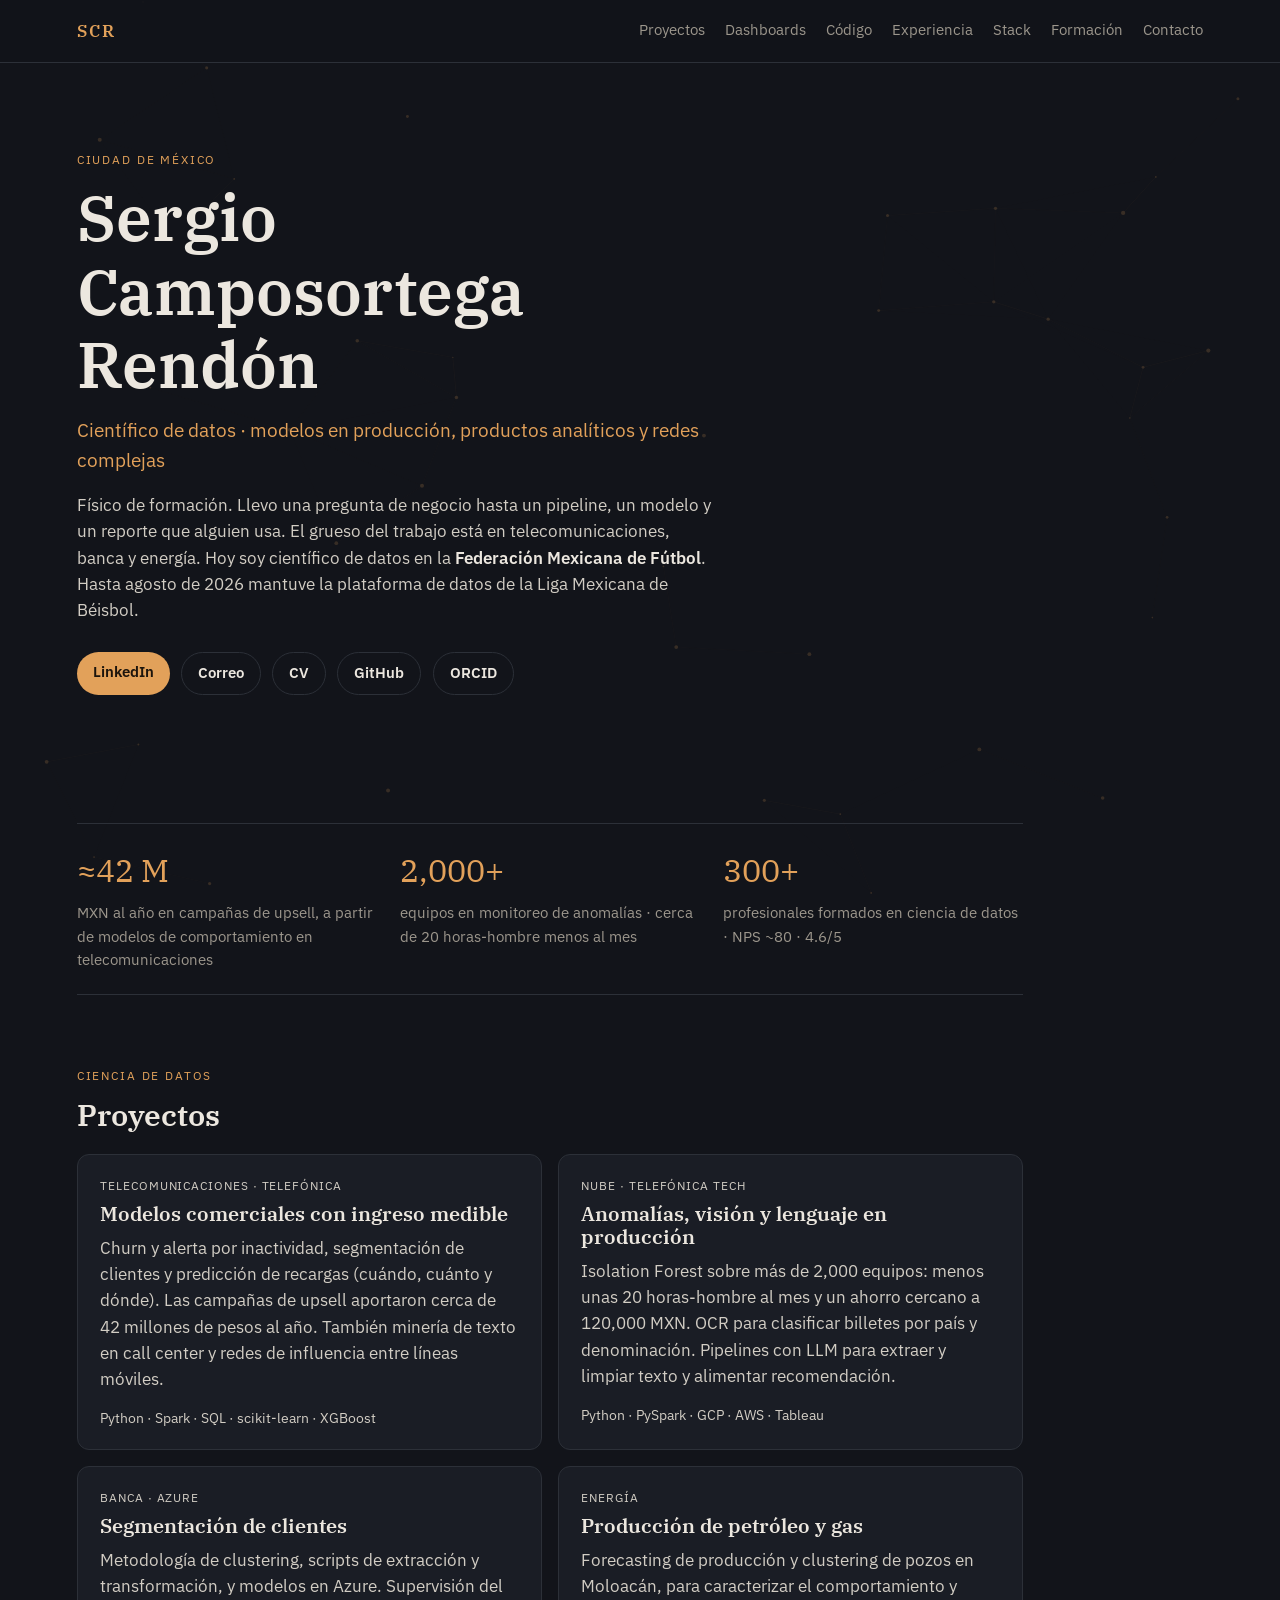
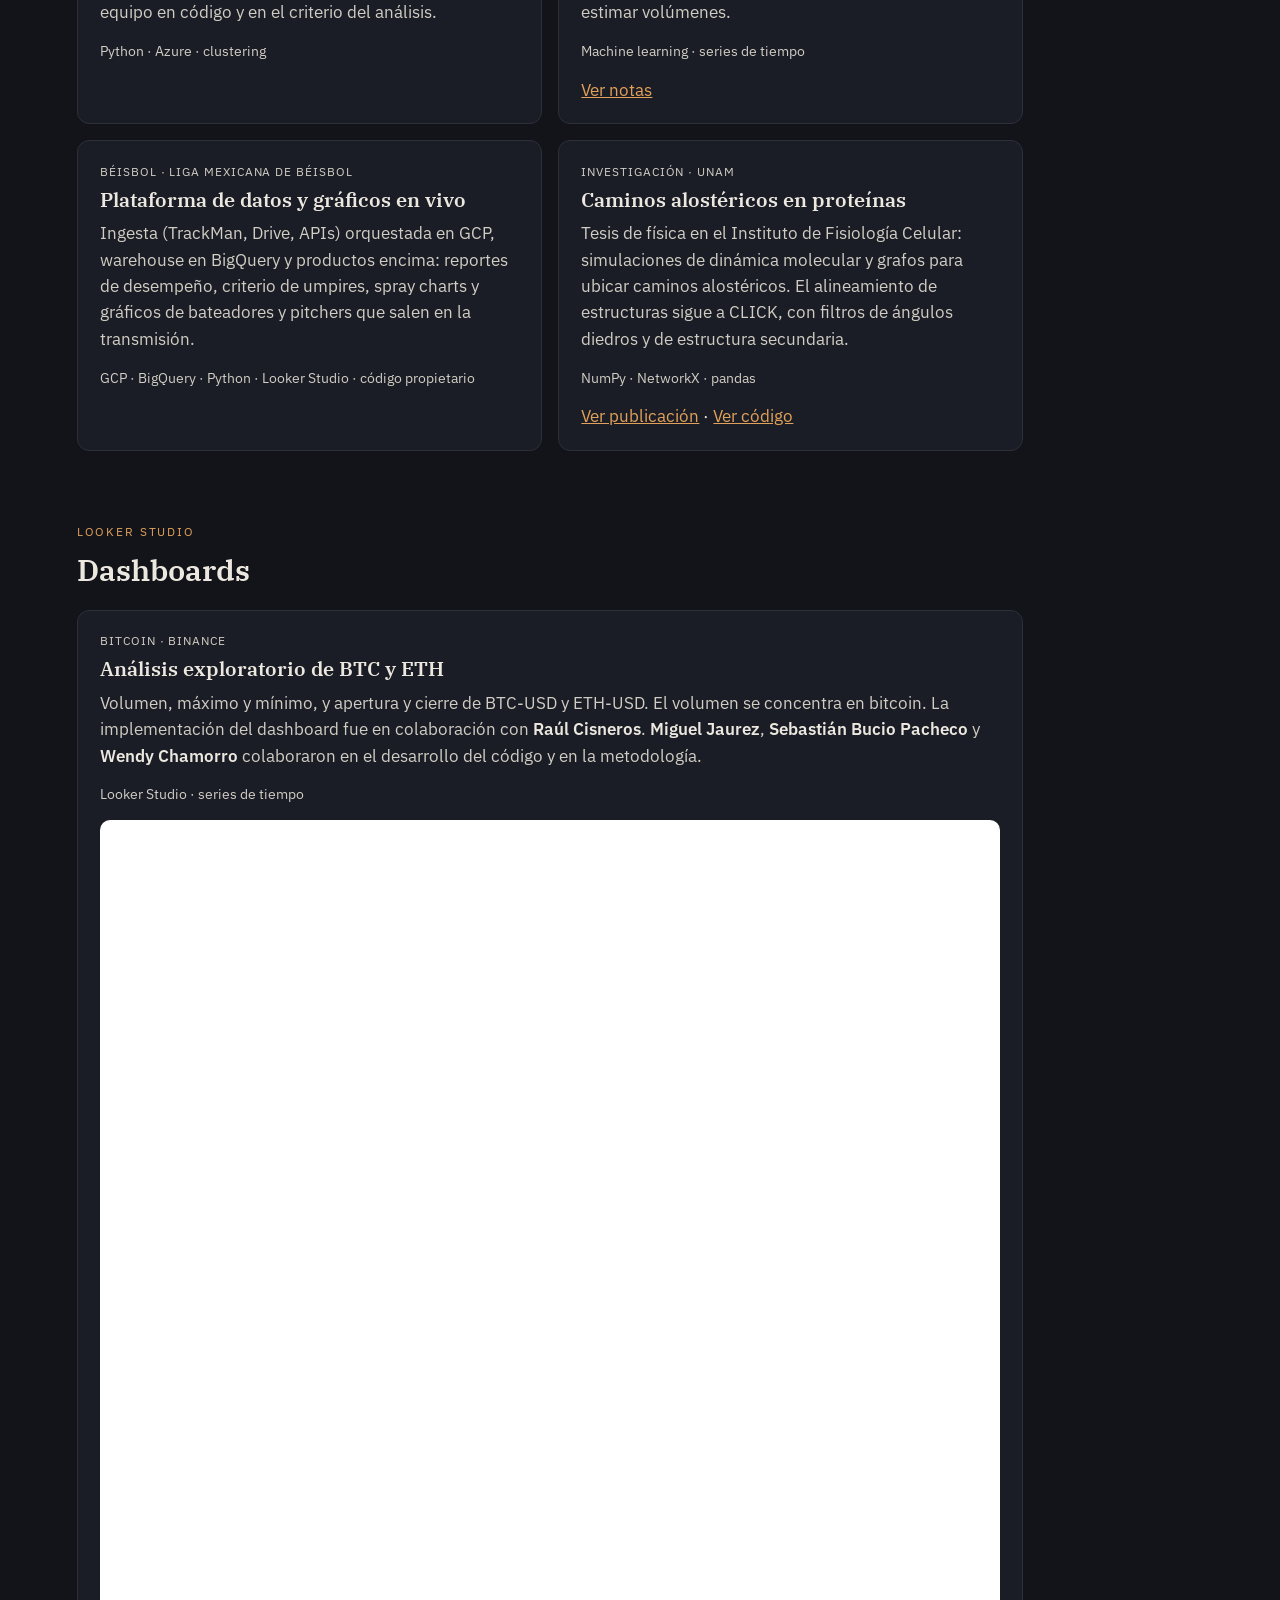
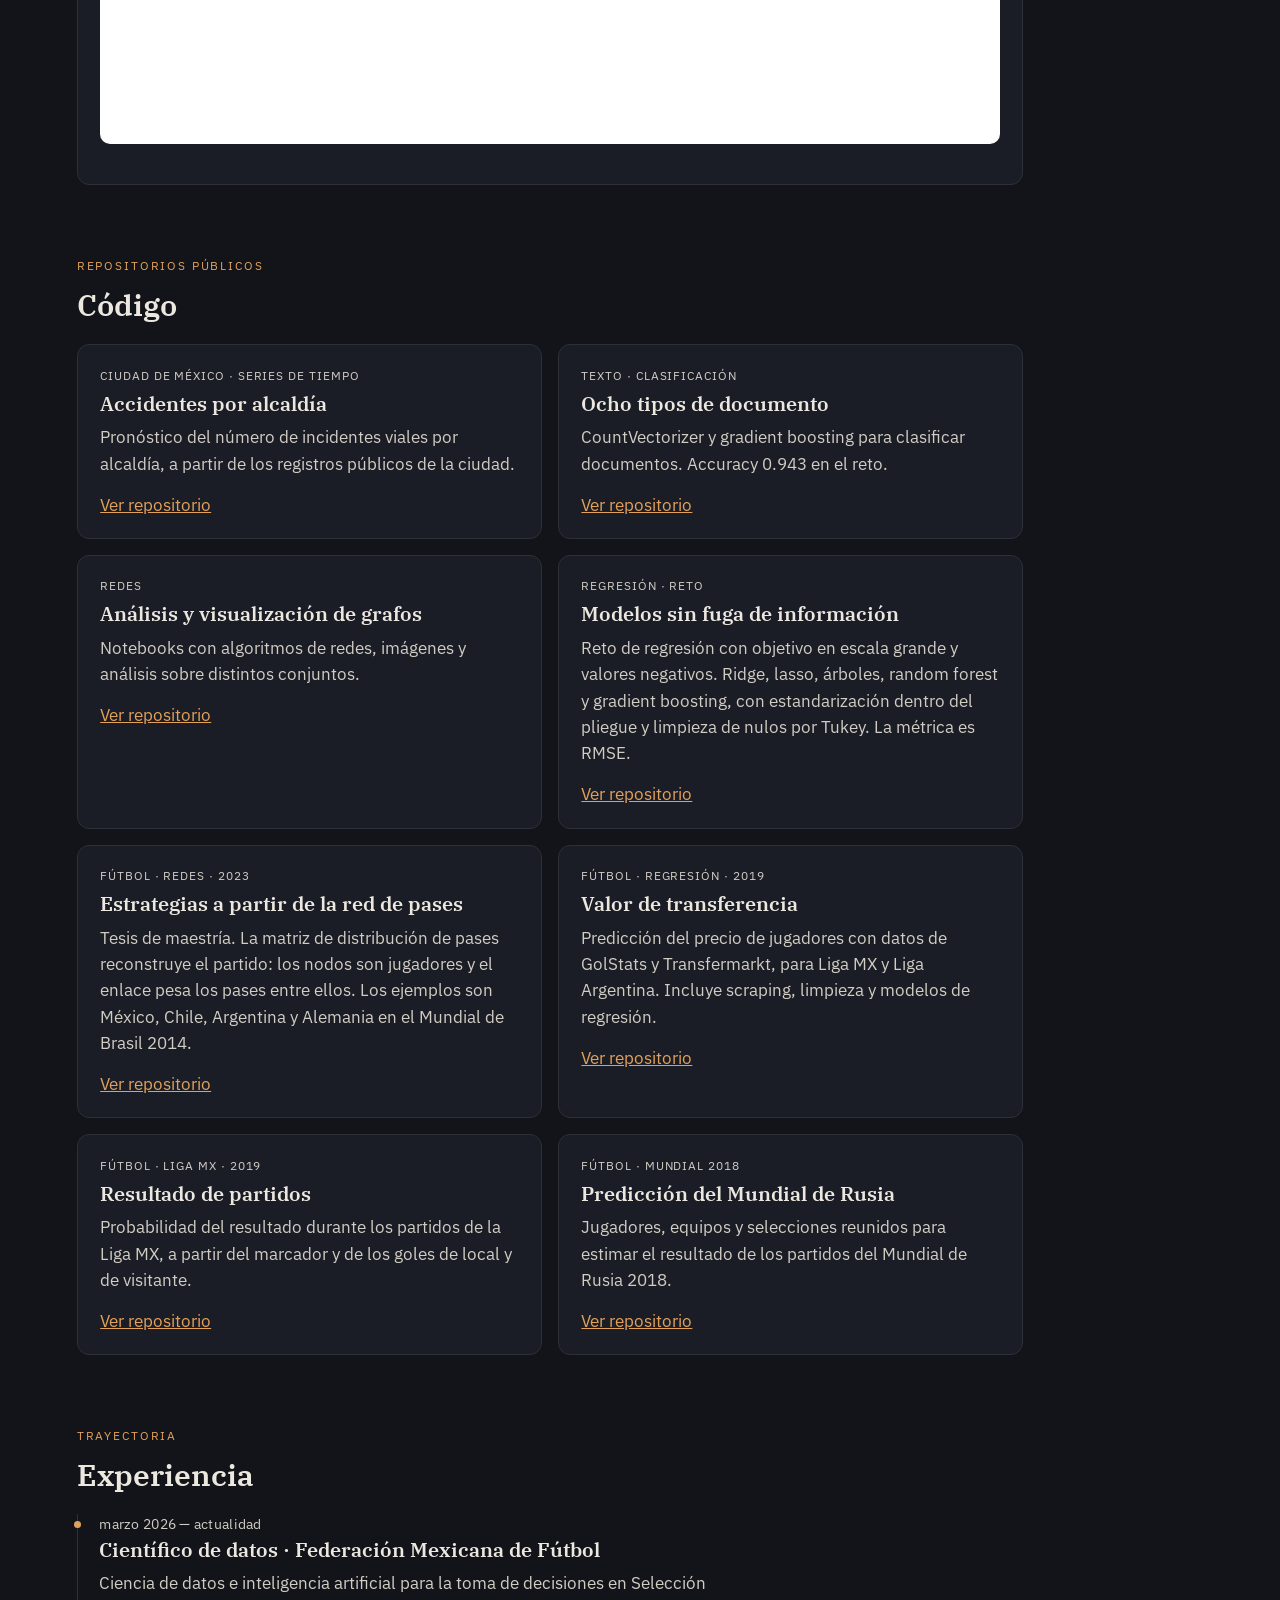
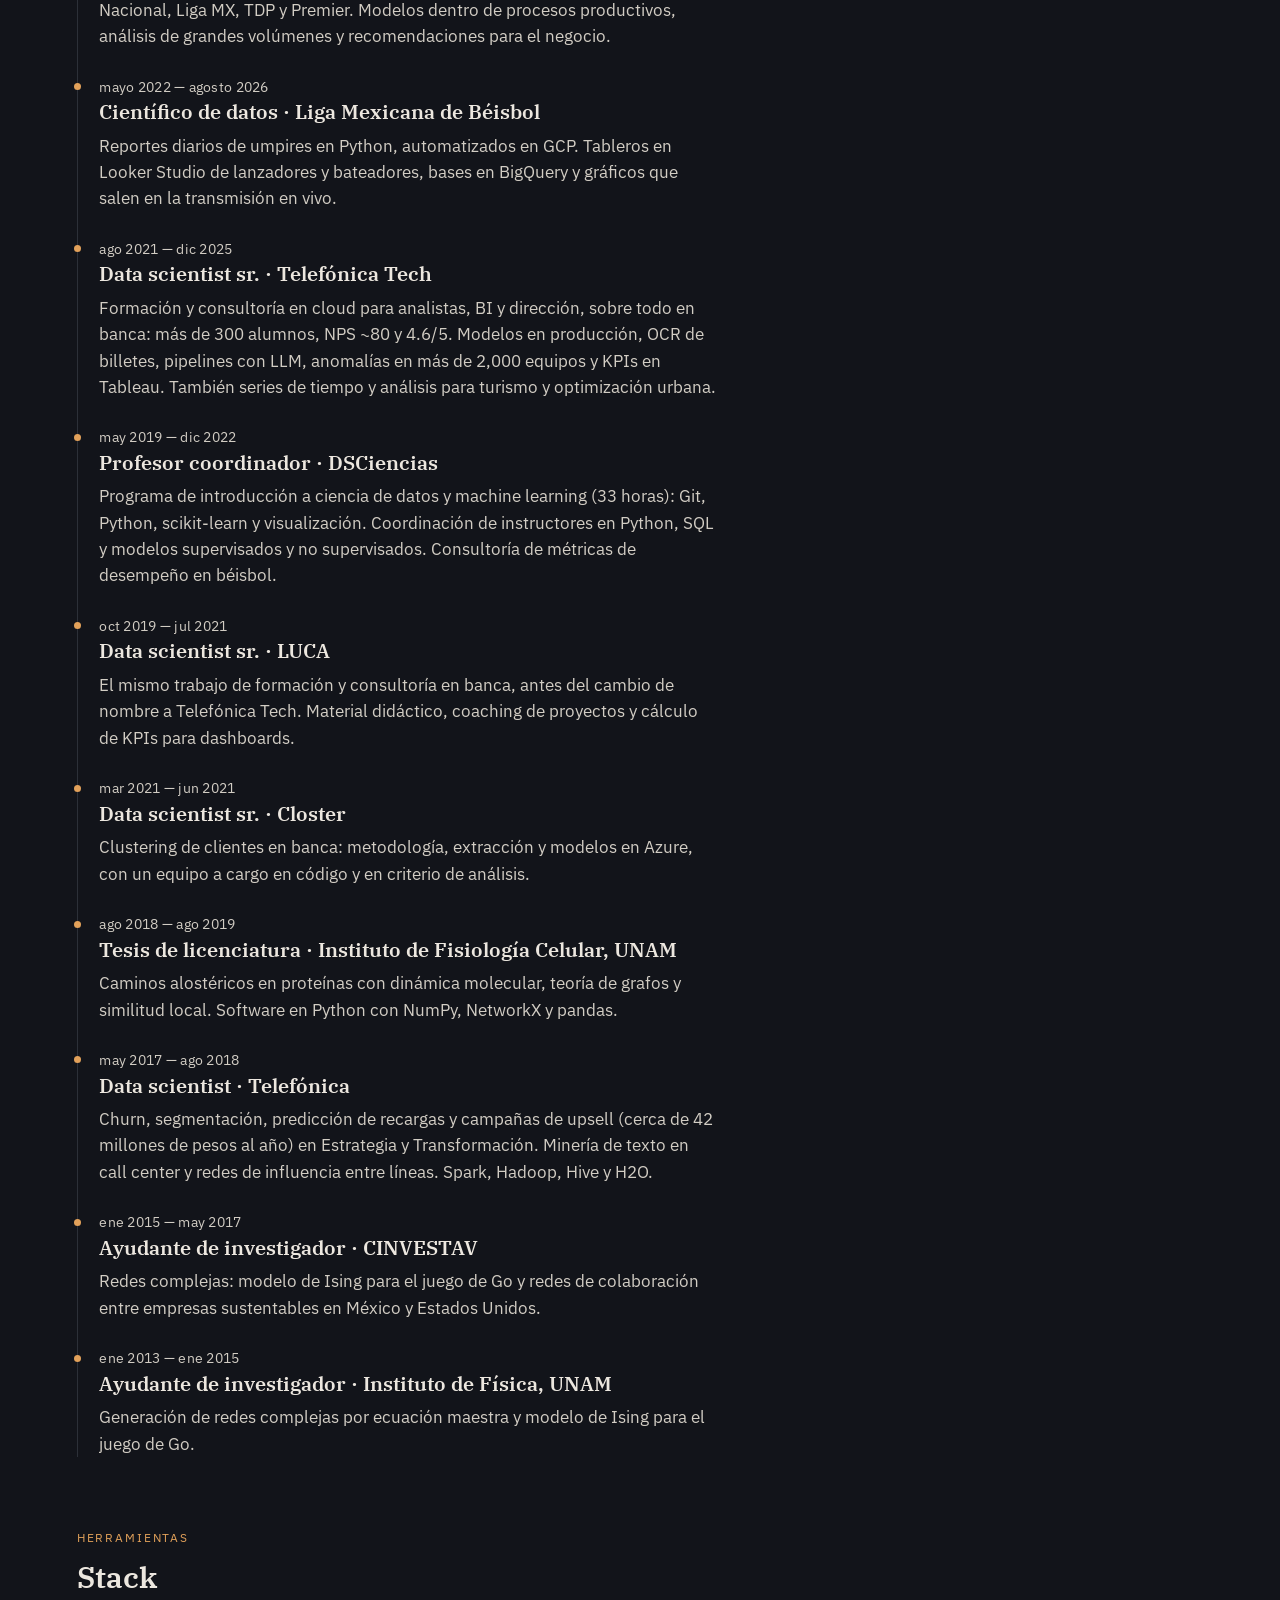
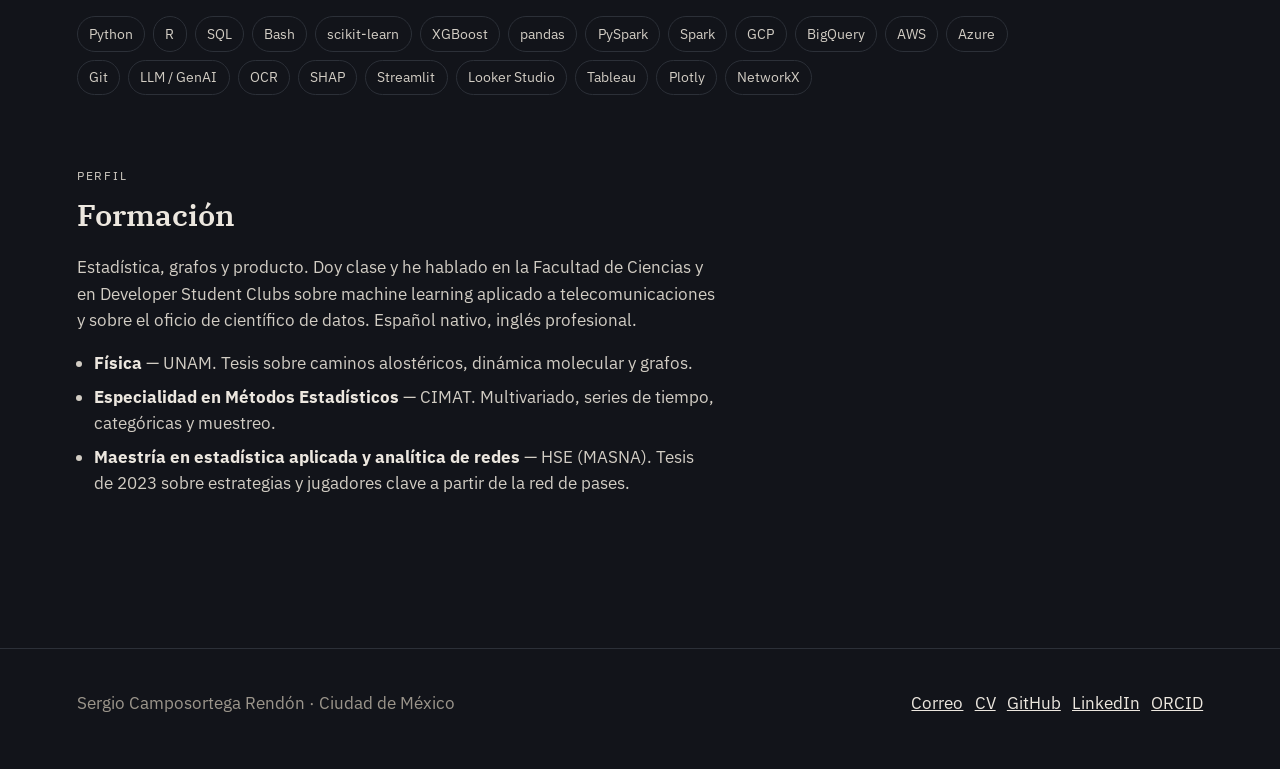
<file: index.html>
<!DOCTYPE html>
<html lang="es">
<head>
  <meta charset="utf-8">
  <meta name="viewport" content="width=device-width, initial-scale=1">
  <title>Sergio Camposortega — Científico de datos</title>
  <meta name="description" content="Científico de datos. Modelos en producción, productos analíticos y redes complejas en telecomunicaciones, banca, energía y béisbol.">
  <meta name="author" content="Sergio Camposortega Rendón">
  <link rel="canonical" href="https://serch86.github.io/">

  <meta property="og:type" content="website">
  <meta property="og:url" content="https://serch86.github.io/">
  <meta property="og:title" content="Sergio Camposortega — Científico de datos">
  <meta property="og:description" content="Modelos en producción, productos analíticos y redes complejas. Telecomunicaciones, banca, energía y béisbol.">
  <meta property="og:image" content="https://avatars.githubusercontent.com/u/19626533?v=4&s=400">
  <meta property="og:locale" content="es_MX">

  <meta name="twitter:card" content="summary">
  <meta name="twitter:title" content="Sergio Camposortega — Científico de datos">
  <meta name="twitter:description" content="Modelos en producción, productos analíticos y redes complejas.">
  <meta name="twitter:image" content="https://avatars.githubusercontent.com/u/19626533?v=4&s=400">

  <link rel="icon" href="favicon.svg" type="image/svg+xml">
  <link rel="preconnect" href="https://fonts.googleapis.com">
  <link rel="preconnect" href="https://fonts.gstatic.com" crossorigin>
  <link href="https://fonts.googleapis.com/css2?family=IBM+Plex+Sans:ital,wght@0,400;0,500;0,600;1,400&family=IBM+Plex+Serif:ital,wght@0,500;0,600;1,500&display=swap" rel="stylesheet">
  <link rel="stylesheet" href="styles.css">
</head>
<body>
  <canvas id="net" aria-hidden="true"></canvas>

  <header class="top">
    <a class="mark" href="#top">SCR</a>
    <nav>
      <a href="#proyectos">Proyectos</a>
      <a href="#dashboards">Dashboards</a>
      <a href="#codigo">Código</a>
      <a href="#experiencia">Experiencia</a>
      <a href="#stack">Stack</a>
      <a href="#formacion">Formación</a>
      <a href="#contacto">Contacto</a>
    </nav>
  </header>

  <main id="top">
    <section class="hero">
      <p class="kicker">Ciudad de México</p>
      <h1>Sergio Camposortega Rendón</h1>
      <p class="lede">Científico de datos · modelos en producción, productos analíticos y redes complejas</p>
      <p class="bio">
        Físico de formación. Llevo una pregunta de negocio hasta un pipeline, un modelo
        y un reporte que alguien usa. El grueso del trabajo está en telecomunicaciones,
        banca y energía. Hoy soy científico de datos en la
        <strong>Federación Mexicana de Fútbol</strong>. Hasta agosto de 2026 mantuve
        la plataforma de datos de la Liga Mexicana de Béisbol.
      </p>
      <div class="hero-links">
        <a class="btn" href="https://www.linkedin.com/in/sergio-camposortega-rendon-74776b101/">LinkedIn</a>
        <a class="btn ghost" href="mailto:serch86dam@ciencias.unam.mx">Correo</a>
        <a class="btn ghost" href="cv.pdf">CV</a>
        <a class="btn ghost" href="https://github.com/serch86">GitHub</a>
        <a class="btn ghost" href="https://orcid.org/0000-0003-2732-5561">ORCID</a>
      </div>
    </section>

    <section class="stats" aria-label="Impacto">
      <article>
        <p class="n">≈42 M</p>
        <p>MXN al año en campañas de upsell, a partir de modelos de comportamiento en telecomunicaciones</p>
      </article>
      <article>
        <p class="n">2,000+</p>
        <p>equipos en monitoreo de anomalías · cerca de 20 horas-hombre menos al mes</p>
      </article>
      <article>
        <p class="n">300+</p>
        <p>profesionales formados en ciencia de datos · NPS ~80 · 4.6/5</p>
      </article>
    </section>

    <section id="proyectos">
      <p class="kicker">Ciencia de datos</p>
      <h2>Proyectos</h2>
      <div class="grid">
        <article class="card">
          <p class="tag">Telecomunicaciones · Telefónica</p>
          <h3>Modelos comerciales con ingreso medible</h3>
          <p>Churn y alerta por inactividad, segmentación de clientes y predicción de recargas (cuándo, cuánto y dónde). Las campañas de upsell aportaron cerca de 42 millones de pesos al año. También minería de texto en call center y redes de influencia entre líneas móviles.</p>
          <p class="muted">Python · Spark · SQL · scikit-learn · XGBoost</p>
        </article>
        <article class="card">
          <p class="tag">Nube · Telefónica Tech</p>
          <h3>Anomalías, visión y lenguaje en producción</h3>
          <p>Isolation Forest sobre más de 2,000 equipos: menos unas 20 horas-hombre al mes y un ahorro cercano a 120,000 MXN. OCR para clasificar billetes por país y denominación. Pipelines con LLM para extraer y limpiar texto y alimentar recomendación.</p>
          <p class="muted">Python · PySpark · GCP · AWS · Tableau</p>
        </article>
        <article class="card">
          <p class="tag">Banca · Azure</p>
          <h3>Segmentación de clientes</h3>
          <p>Metodología de clustering, scripts de extracción y transformación, y modelos en Azure. Supervisión del equipo en código y en el criterio del análisis.</p>
          <p class="muted">Python · Azure · clustering</p>
        </article>
        <article class="card">
          <p class="tag">Energía</p>
          <h3>Producción de petróleo y gas</h3>
          <p>Forecasting de producción y clustering de pozos en Moloacán, para caracterizar el comportamiento y estimar volúmenes.</p>
          <p class="muted">Machine learning · series de tiempo</p>
          <a href="https://github.com/serch86/oil_moloacan_prediction">Ver notas</a>
        </article>
        <article class="card">
          <p class="tag">Béisbol · Liga Mexicana de Béisbol</p>
          <h3>Plataforma de datos y gráficos en vivo</h3>
          <p>Ingesta (TrackMan, Drive, APIs) orquestada en GCP, warehouse en BigQuery y productos encima: reportes de desempeño, criterio de umpires, spray charts y gráficos de bateadores y pitchers que salen en la transmisión.</p>
          <p class="muted">GCP · BigQuery · Python · Looker Studio · código propietario</p>
        </article>
        <article class="card">
          <p class="tag">Investigación · UNAM</p>
          <h3>Caminos alostéricos en proteínas</h3>
          <p>Tesis de física en el Instituto de Fisiología Celular: simulaciones de dinámica molecular y grafos para ubicar caminos alostéricos. El alineamiento de estructuras sigue a CLICK, con filtros de ángulos diedros y de estructura secundaria.</p>
          <p class="muted">NumPy · NetworkX · pandas</p>
          <a href="https://www.researchgate.net/publication/331327967_Deteccion_de_similitudes_locales_entre_proteinas_con_dinamica_molecular_y_teoria_de_graficas">Ver publicación</a>
          · <a href="https://github.com/serch86/click_python">Ver código</a>
        </article>
      </div>
    </section>

    <section id="dashboards" class="embed-section">
      <p class="kicker">Looker Studio</p>
      <h2>Dashboards</h2>
      <article class="card" style="margin-bottom:1rem">
        <p class="tag">Bitcoin · Binance</p>
        <h3>Análisis exploratorio de BTC y ETH</h3>
        <p>Volumen, máximo y mínimo, y apertura y cierre de BTC-USD y ETH-USD. El volumen se concentra en bitcoin. La implementación del dashboard fue en colaboración con <strong>Raúl Cisneros</strong>. <strong>Miguel Jaurez</strong>, <strong>Sebastián Bucio Pacheco</strong> y <strong>Wendy Chamorro</strong> colaboraron en el desarrollo del código y en la metodología.</p>
        <p class="muted">Looker Studio · series de tiempo</p>
        <div class="looker">
          <iframe title="Análisis exploratorio de BTC y ETH" src="https://datastudio.google.com/embed/reporting/81ec60a1-7ee3-49e1-b0ab-4d73044ec65b/page/hNHdD" allowfullscreen sandbox="allow-storage-access-by-user-activation allow-scripts allow-same-origin allow-popups allow-popups-to-escape-sandbox"></iframe>
        </div>
      </article>
    </section>

    <section id="codigo">
      <p class="kicker">Repositorios públicos</p>
      <h2>Código</h2>
      <div class="grid">
        <article class="card">
          <p class="tag">Ciudad de México · series de tiempo</p>
          <h3>Accidentes por alcaldía</h3>
          <p>Pronóstico del número de incidentes viales por alcaldía, a partir de los registros públicos de la ciudad.</p>
          <a href="https://github.com/serch86/Pronostico_accidentes_cdmx">Ver repositorio</a>
        </article>
        <article class="card">
          <p class="tag">Texto · clasificación</p>
          <h3>Ocho tipos de documento</h3>
          <p>CountVectorizer y gradient boosting para clasificar documentos. Accuracy 0.943 en el reto.</p>
          <a href="https://github.com/serch86/DocumentClassifier">Ver repositorio</a>
        </article>
        <article class="card">
          <p class="tag">Redes</p>
          <h3>Análisis y visualización de grafos</h3>
          <p>Notebooks con algoritmos de redes, imágenes y análisis sobre distintos conjuntos.</p>
          <a href="https://github.com/serch86/serch_networks">Ver repositorio</a>
        </article>
        <article class="card">
          <p class="tag">Regresión · reto</p>
          <h3>Modelos sin fuga de información</h3>
          <p>Reto de regresión con objetivo en escala grande y valores negativos. Ridge, lasso, árboles, random forest y gradient boosting, con estandarización dentro del pliegue y limpieza de nulos por Tukey. La métrica es RMSE.</p>
          <a href="https://github.com/serch86/Insulete_challenge">Ver repositorio</a>
        </article>
        <article class="card">
          <p class="tag">Fútbol · redes · 2023</p>
          <h3>Estrategias a partir de la red de pases</h3>
          <p>Tesis de maestría. La matriz de distribución de pases reconstruye el partido: los nodos son jugadores y el enlace pesa los pases entre ellos. Los ejemplos son México, Chile, Argentina y Alemania en el Mundial de Brasil 2014.</p>
          <a href="https://github.com/serch86/network_football_strategies">Ver repositorio</a>
        </article>
        <article class="card">
          <p class="tag">Fútbol · regresión · 2019</p>
          <h3>Valor de transferencia</h3>
          <p>Predicción del precio de jugadores con datos de GolStats y Transfermarkt, para Liga MX y Liga Argentina. Incluye scraping, limpieza y modelos de regresión.</p>
          <a href="https://github.com/serch86/TransferPricePrediction">Ver repositorio</a>
        </article>
        <article class="card">
          <p class="tag">Fútbol · Liga MX · 2019</p>
          <h3>Resultado de partidos</h3>
          <p>Probabilidad del resultado durante los partidos de la Liga MX, a partir del marcador y de los goles de local y de visitante.</p>
          <a href="https://github.com/serch86/Soccer_match_predict_ligamx">Ver repositorio</a>
        </article>
        <article class="card">
          <p class="tag">Fútbol · Mundial 2018</p>
          <h3>Predicción del Mundial de Rusia</h3>
          <p>Jugadores, equipos y selecciones reunidos para estimar el resultado de los partidos del Mundial de Rusia 2018.</p>
          <a href="https://github.com/serch86/Fifa_WC18">Ver repositorio</a>
        </article>
      </div>
    </section>

    <section id="experiencia">
      <p class="kicker">Trayectoria</p>
      <h2>Experiencia</h2>
      <ol class="timeline">
        <li>
          <p class="when">marzo 2026 — actualidad</p>
          <h3>Científico de datos · Federación Mexicana de Fútbol</h3>
          <p>Ciencia de datos e inteligencia artificial para la toma de decisiones en Selección Nacional, Liga MX, TDP y Premier. Modelos dentro de procesos productivos, análisis de grandes volúmenes y recomendaciones para el negocio.</p>
        </li>
        <li>
          <p class="when">mayo 2022 — agosto 2026</p>
          <h3>Científico de datos · Liga Mexicana de Béisbol</h3>
          <p>Reportes diarios de umpires en Python, automatizados en GCP. Tableros en Looker Studio de lanzadores y bateadores, bases en BigQuery y gráficos que salen en la transmisión en vivo.</p>
        </li>
        <li>
          <p class="when">ago 2021 — dic 2025</p>
          <h3>Data scientist sr. · Telefónica Tech</h3>
          <p>Formación y consultoría en cloud para analistas, BI y dirección, sobre todo en banca: más de 300 alumnos, NPS ~80 y 4.6/5. Modelos en producción, OCR de billetes, pipelines con LLM, anomalías en más de 2,000 equipos y KPIs en Tableau. También series de tiempo y análisis para turismo y optimización urbana.</p>
        </li>
        <li>
          <p class="when">may 2019 — dic 2022</p>
          <h3>Profesor coordinador · DSCiencias</h3>
          <p>Programa de introducción a ciencia de datos y machine learning (33 horas): Git, Python, scikit-learn y visualización. Coordinación de instructores en Python, SQL y modelos supervisados y no supervisados. Consultoría de métricas de desempeño en béisbol.</p>
        </li>
        <li>
          <p class="when">oct 2019 — jul 2021</p>
          <h3>Data scientist sr. · LUCA</h3>
          <p>El mismo trabajo de formación y consultoría en banca, antes del cambio de nombre a Telefónica Tech. Material didáctico, coaching de proyectos y cálculo de KPIs para dashboards.</p>
        </li>
        <li>
          <p class="when">mar 2021 — jun 2021</p>
          <h3>Data scientist sr. · Closter</h3>
          <p>Clustering de clientes en banca: metodología, extracción y modelos en Azure, con un equipo a cargo en código y en criterio de análisis.</p>
        </li>
        <li>
          <p class="when">ago 2018 — ago 2019</p>
          <h3>Tesis de licenciatura · Instituto de Fisiología Celular, UNAM</h3>
          <p>Caminos alostéricos en proteínas con dinámica molecular, teoría de grafos y similitud local. Software en Python con NumPy, NetworkX y pandas.</p>
        </li>
        <li>
          <p class="when">may 2017 — ago 2018</p>
          <h3>Data scientist · Telefónica</h3>
          <p>Churn, segmentación, predicción de recargas y campañas de upsell (cerca de 42 millones de pesos al año) en Estrategia y Transformación. Minería de texto en call center y redes de influencia entre líneas. Spark, Hadoop, Hive y H2O.</p>
        </li>
        <li>
          <p class="when">ene 2015 — may 2017</p>
          <h3>Ayudante de investigador · CINVESTAV</h3>
          <p>Redes complejas: modelo de Ising para el juego de Go y redes de colaboración entre empresas sustentables en México y Estados Unidos.</p>
        </li>
        <li>
          <p class="when">ene 2013 — ene 2015</p>
          <h3>Ayudante de investigador · Instituto de Física, UNAM</h3>
          <p>Generación de redes complejas por ecuación maestra y modelo de Ising para el juego de Go.</p>
        </li>
      </ol>
    </section>

    <section id="stack">
      <p class="kicker">Herramientas</p>
      <h2>Stack</h2>
      <ul class="chips">
        <li>Python</li>
        <li>R</li>
        <li>SQL</li>
        <li>Bash</li>
        <li>scikit-learn</li>
        <li>XGBoost</li>
        <li>pandas</li>
        <li>PySpark</li>
        <li>Spark</li>
        <li>GCP</li>
        <li>BigQuery</li>
        <li>AWS</li>
        <li>Azure</li>
        <li>Git</li>
        <li>LLM / GenAI</li>
        <li>OCR</li>
        <li>SHAP</li>
        <li>Streamlit</li>
        <li>Looker Studio</li>
        <li>Tableau</li>
        <li>Plotly</li>
        <li>NetworkX</li>
      </ul>
    </section>

    <section id="formacion" class="about">
      <p class="kicker">Perfil</p>
      <h2>Formación</h2>
      <p>
        Estadística, grafos y producto. Doy clase y he hablado en la Facultad de Ciencias
        y en Developer Student Clubs sobre machine learning aplicado a telecomunicaciones
        y sobre el oficio de científico de datos. Español nativo, inglés profesional.
      </p>
      <ul class="edu">
        <li><strong>Física</strong> — UNAM. Tesis sobre caminos alostéricos, dinámica molecular y grafos.</li>
        <li><strong>Especialidad en Métodos Estadísticos</strong> — CIMAT. Multivariado, series de tiempo, categóricas y muestreo.</li>
        <li><strong>Maestría en estadística aplicada y analítica de redes</strong> — HSE (MASNA). Tesis de 2023 sobre estrategias y jugadores clave a partir de la red de pases.</li>
      </ul>
    </section>
  </main>

  <footer id="contacto">
    <p>Sergio Camposortega Rendón · Ciudad de México</p>
    <p class="footer-links">
      <a href="mailto:serch86dam@ciencias.unam.mx">Correo</a>
      <a href="cv.pdf">CV</a>
      <a href="https://github.com/serch86">GitHub</a>
      <a href="https://www.linkedin.com/in/sergio-camposortega-rendon-74776b101/">LinkedIn</a>
      <a href="https://orcid.org/0000-0003-2732-5561">ORCID</a>
    </p>
  </footer>

  <script src="script.js"></script>
</body>
</html>
</file>
<file: styles.css>
:root {
  --bg: #12141a;
  --ink: #ece7df;
  --muted: #9c968c;
  --soft: #d2cdc4;
  --line: #2c3038;
  --accent: #e2a15a;
  --card: #1a1d25;
  --serif: "IBM Plex Serif", Georgia, serif;
  --sans: "IBM Plex Sans", system-ui, sans-serif;
}

* { box-sizing: border-box; }

html { scroll-behavior: smooth; }

body {
  margin: 0;
  color: var(--ink);
  background: var(--bg);
  font-family: var(--sans);
  font-size: 17px;
  line-height: 1.55;
}

#net {
  position: fixed;
  inset: 0;
  z-index: 0;
  width: 100%;
  height: 100%;
  pointer-events: none;
  opacity: 0.28;
}

.top, main, footer { position: relative; z-index: 1; }

.top {
  display: flex;
  justify-content: space-between;
  align-items: center;
  padding: 1.1rem 6vw;
  border-bottom: 1px solid var(--line);
  backdrop-filter: blur(8px);
  background: color-mix(in srgb, var(--bg) 82%, transparent);
  position: sticky;
  top: 0;
}

.mark {
  font-family: var(--serif);
  color: var(--accent);
  text-decoration: none;
  letter-spacing: 0.12em;
  font-weight: 600;
}

nav { display: flex; gap: 1.25rem; }
nav a {
  color: var(--muted);
  text-decoration: none;
  font-size: 0.92rem;
}
nav a:hover { color: var(--ink); }

a:focus-visible,
.btn:focus-visible {
  outline: 2px solid var(--accent);
  outline-offset: 3px;
}

main { padding: 0 6vw 5rem; max-width: 1100px; }

.hero { padding: 5.5rem 0 3.5rem; max-width: 40rem; }

.kicker {
  text-transform: uppercase;
  letter-spacing: 0.16em;
  font-size: 0.72rem;
  color: var(--accent);
  margin: 0 0 0.8rem;
}

h1, h2, h3 { font-family: var(--serif); font-weight: 600; line-height: 1.15; }
h1 { font-size: clamp(2.4rem, 5vw, 4.1rem); margin: 0 0 0.8rem; }
h2 { font-size: 1.85rem; margin: 0 0 1.4rem; }
h3 { font-size: 1.25rem; margin: 0.2rem 0 0.6rem; }

.lede {
  font-size: 1.2rem;
  color: var(--accent);
  margin: 0 0 1.1rem;
}

.bio { color: var(--soft); margin: 0 0 1.8rem; }
.bio strong { color: var(--ink); font-weight: 600; }
.bio a, .kicker a { color: var(--accent); }

.hero-links, .footer-links { display: flex; gap: 0.7rem; flex-wrap: wrap; }

.btn {
  display: inline-block;
  padding: 0.55rem 1rem;
  border-radius: 999px;
  background: var(--accent);
  color: #1c140c;
  text-decoration: none;
  font-weight: 600;
  font-size: 0.92rem;
}
.btn.ghost {
  background: transparent;
  color: var(--ink);
  border: 1px solid var(--line);
}
.btn.ghost:hover { border-color: var(--accent); color: var(--accent); }

.stats {
  display: grid;
  grid-template-columns: repeat(3, 1fr);
  gap: 1.4rem;
  margin: 0 0 4.5rem;
  padding: 1.4rem 0;
  border-top: 1px solid var(--line);
  border-bottom: 1px solid var(--line);
}
.stats .n {
  font-family: var(--serif);
  font-size: 2rem;
  color: var(--accent);
  margin: 0 0 0.35rem;
}
.stats p { margin: 0; color: var(--muted); font-size: 0.95rem; }

section { margin-bottom: 4.5rem; }
section[id], .page { scroll-margin-top: 4.6rem; }

.grid {
  display: grid;
  grid-template-columns: 1fr 1fr;
  gap: 1rem;
}

.card {
  background: var(--card);
  border: 1px solid var(--line);
  padding: 1.35rem 1.4rem 1.25rem;
  border-radius: 12px;
}
.card p { margin: 0 0 0.9rem; color: var(--soft); }
.card p:last-child { margin-bottom: 0; }
.tag {
  font-size: 0.72rem;
  letter-spacing: 0.08em;
  text-transform: uppercase;
  color: var(--accent);
  margin: 0 0 0.45rem !important;
}
.card a { color: var(--accent); }
.muted { color: var(--muted); font-size: 0.9rem; }

.timeline {
  list-style: none;
  margin: 0;
  padding: 0;
  max-width: 40rem;
}
.timeline li {
  position: relative;
  padding: 0 0 1.7rem 1.35rem;
  border-left: 1px solid var(--line);
}
.timeline li:last-child { padding-bottom: 0; }
.timeline li::before {
  content: "";
  position: absolute;
  left: -4px;
  top: 0.4rem;
  width: 7px;
  height: 7px;
  border-radius: 50%;
  background: var(--accent);
}
.timeline h3 { margin-top: 0.15rem; }
.timeline p { margin: 0; color: var(--soft); }
.when {
  margin: 0;
  color: var(--muted);
  font-size: 0.85rem;
  letter-spacing: 0.02em;
}

.chips {
  list-style: none;
  display: flex;
  flex-wrap: wrap;
  gap: 0.5rem;
  padding: 0;
  margin: 0;
}
.chips li {
  border: 1px solid var(--line);
  padding: 0.35rem 0.7rem;
  border-radius: 999px;
  font-size: 0.9rem;
  color: var(--soft);
}

.about { max-width: 40rem; }
.about > p { color: var(--soft); }
.edu { padding-left: 1.1rem; color: var(--soft); }
.edu li + li { margin-top: 0.45rem; }
.edu strong { color: var(--ink); }

footer {
  padding: 1.5rem 6vw 2.2rem;
  border-top: 1px solid var(--line);
  color: var(--muted);
  display: flex;
  justify-content: space-between;
  gap: 1rem;
  flex-wrap: wrap;
}
footer a { color: var(--ink); }

.embed-section { scroll-margin-top: 4.6rem; }
.looker { margin: 0.9rem 0 0.8rem; }
.looker iframe {
  width: 100%;
  height: 924px;
  border: 0;
  border-radius: 10px;
  background: #fff;
}
.card strong { color: var(--ink); font-weight: 600; }

.page { padding-top: 3.2rem; max-width: 1100px; }
.page h1 { margin-bottom: 0.6rem; }

@media (max-width: 800px) {
  .stats, .grid { grid-template-columns: 1fr; }
  .top {
    flex-wrap: wrap;
    gap: 0.55rem 1rem;
  }
  nav {
    display: flex;
    flex-wrap: wrap;
    gap: 0.45rem 0.9rem;
  }
  .hero { padding-top: 3.2rem; }
}

@media (prefers-reduced-motion: reduce) {
  html { scroll-behavior: auto; }
  #net { display: none; }
}
</file>
